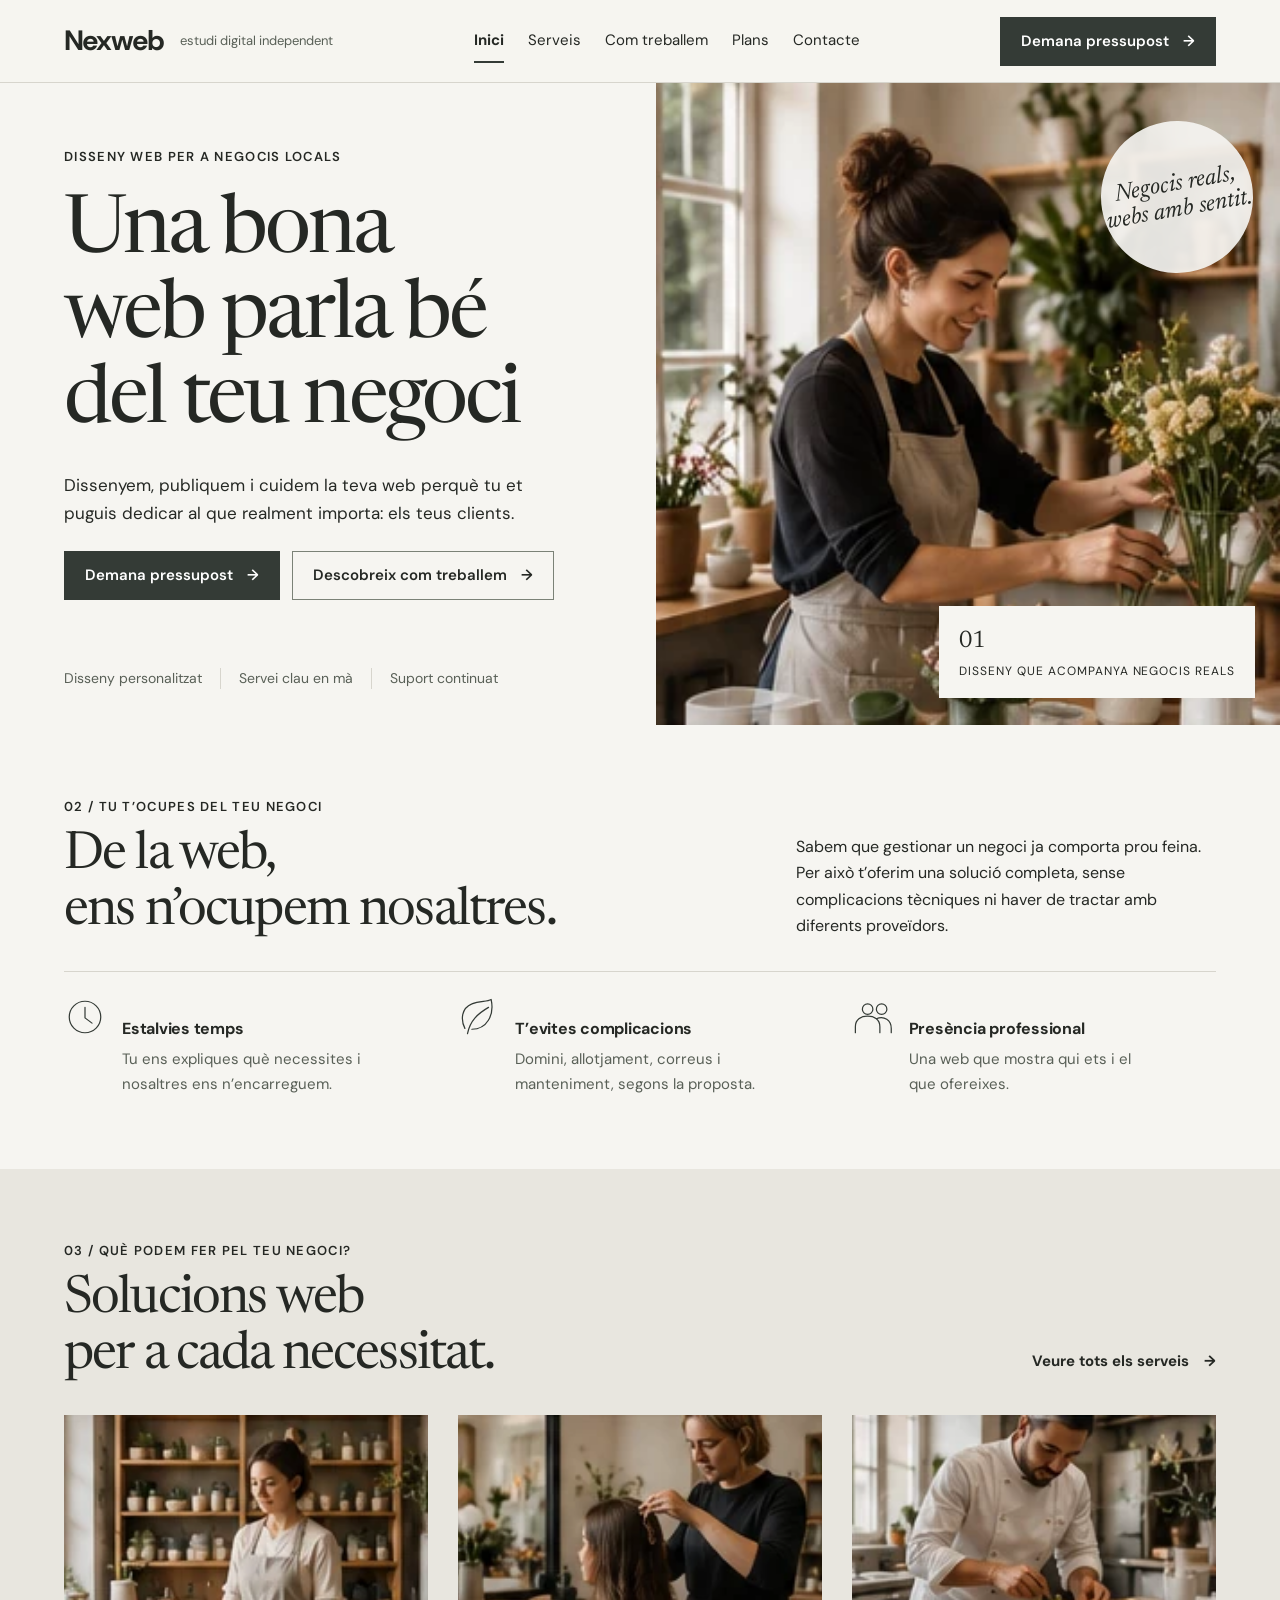
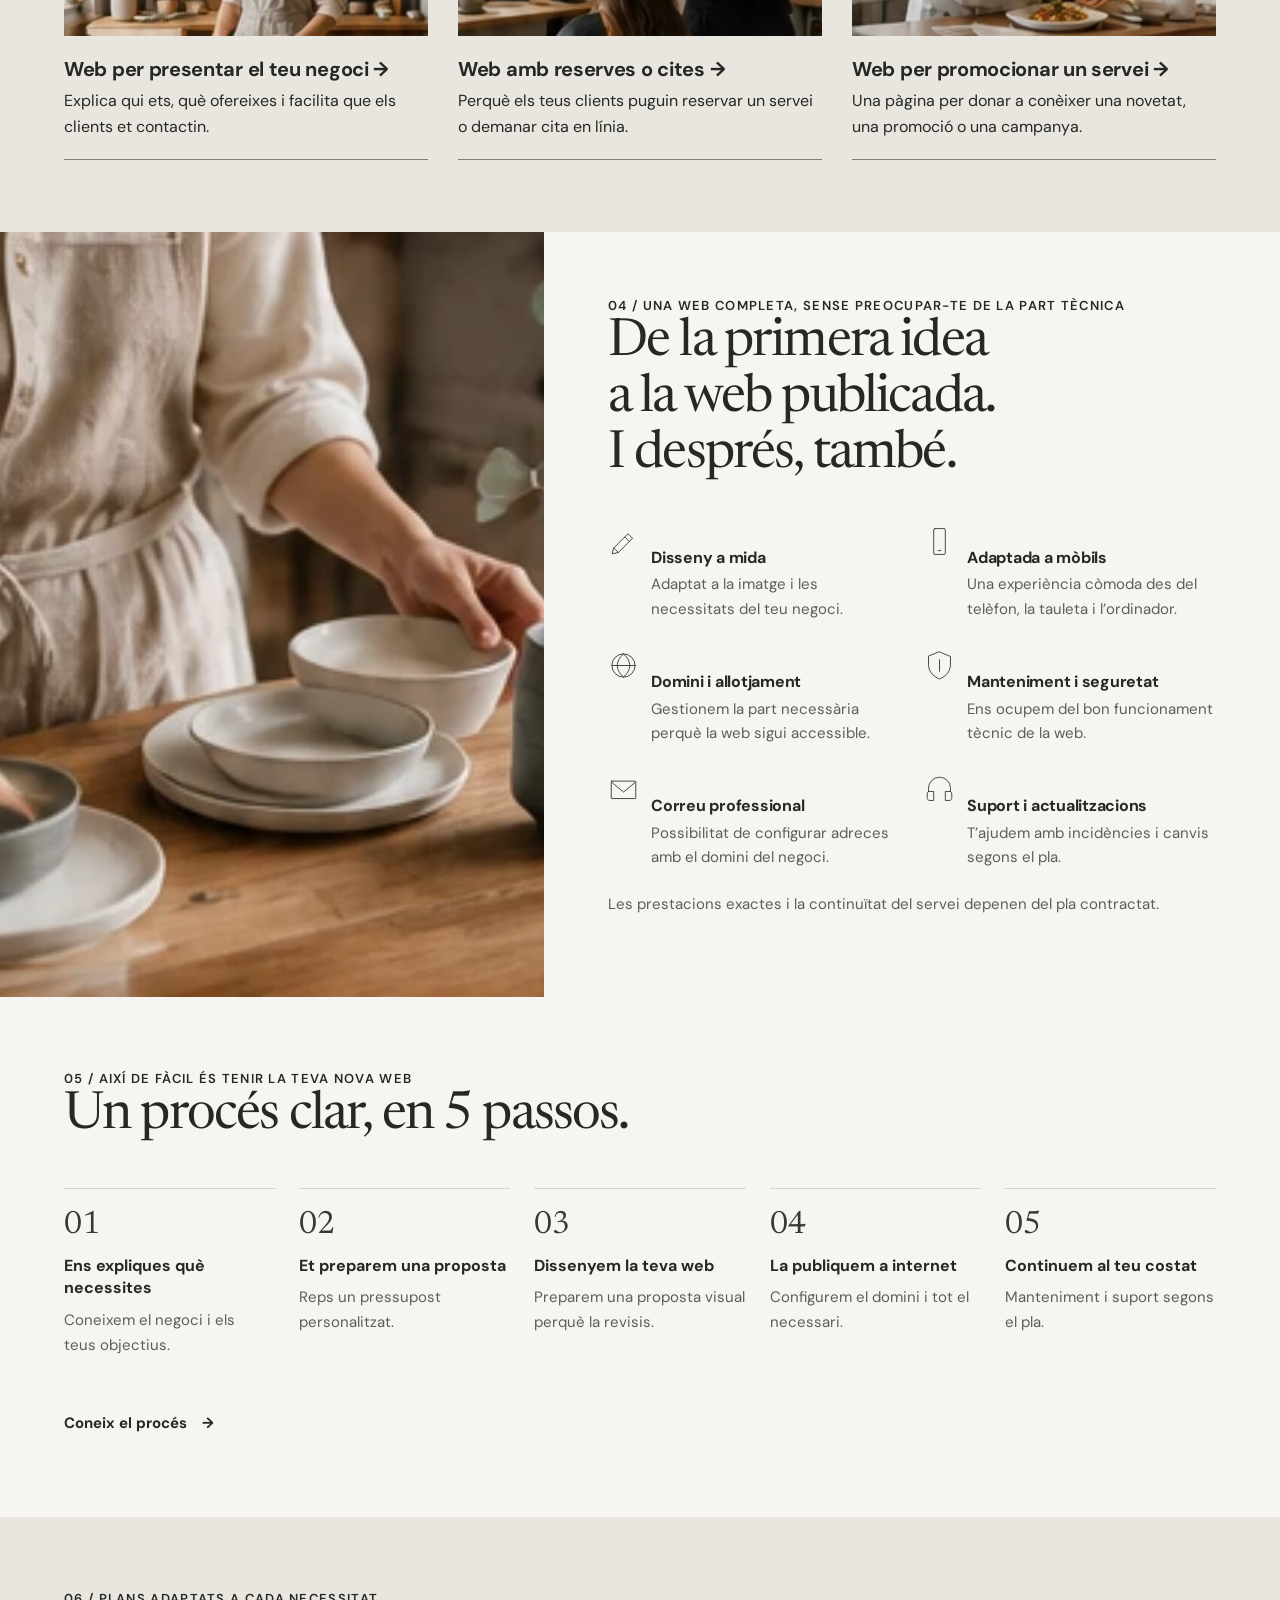
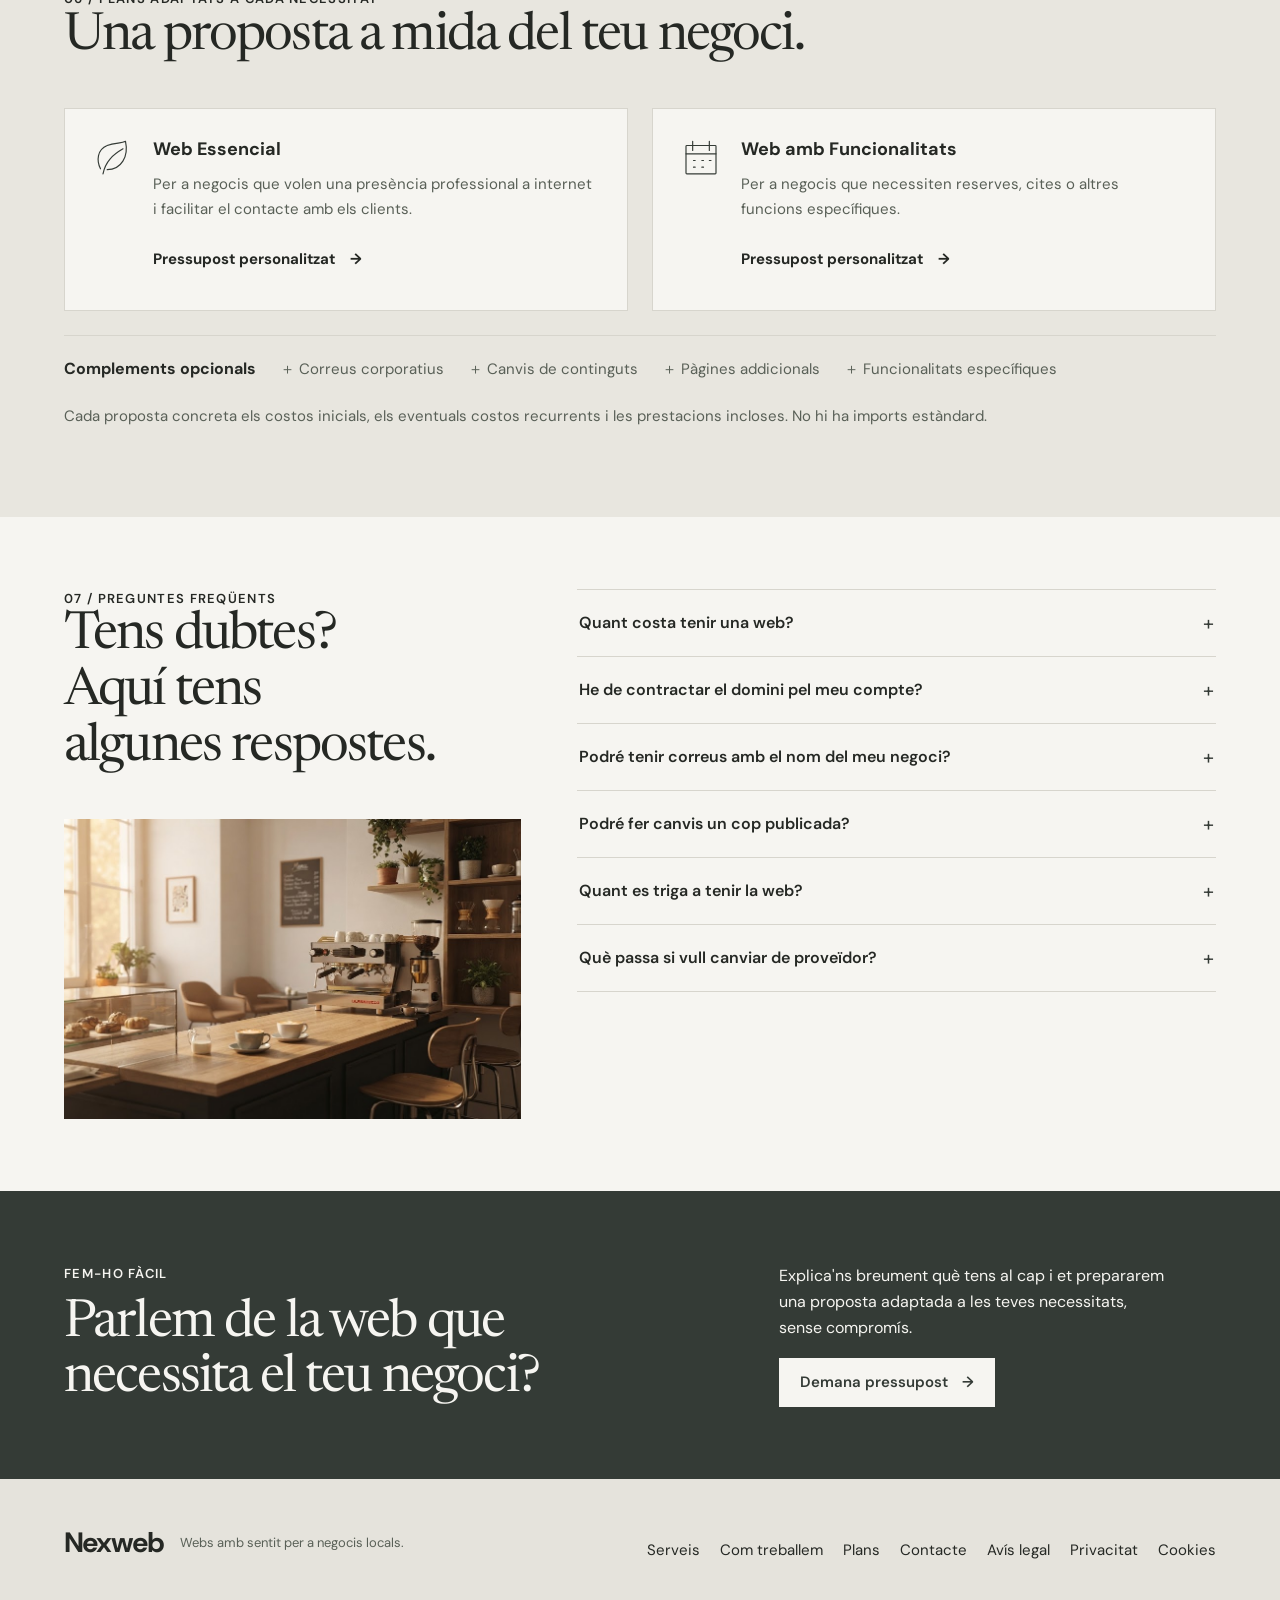
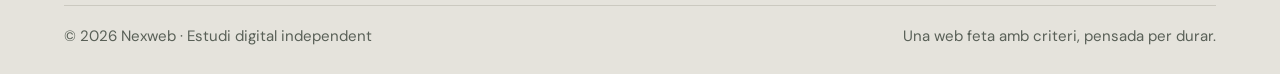
<file: index.html>
<!doctype html><html lang="ca"><head><meta charset="utf-8"><meta name="viewport" content="width=device-width,initial-scale=1"><meta name="theme-color" content="#F6F5F1"><title>Nexweb | Disseny web per a negocis locals</title><meta name="description" content="Una bona web parla bé del teu negoci. Disseny, publicació i manteniment web per a negocis locals."><meta property="og:type" content="website"><meta property="og:locale" content="ca_ES"><meta property="og:title" content="Nexweb | Disseny web per a negocis locals"><meta property="og:description" content="Una bona web parla bé del teu negoci. Disseny, publicació i manteniment web per a negocis locals."><meta property="og:image" content="assets/hero.webp"><link rel="preconnect" href="https://fonts.googleapis.com"><link rel="preconnect" href="https://fonts.gstatic.com" crossorigin><link rel="stylesheet" href="assets/style.css"><script defer src="assets/config.js"></script><script defer src="assets/app.js"></script></head><body data-page="index"><div id="app"></div></body></html>
</file>
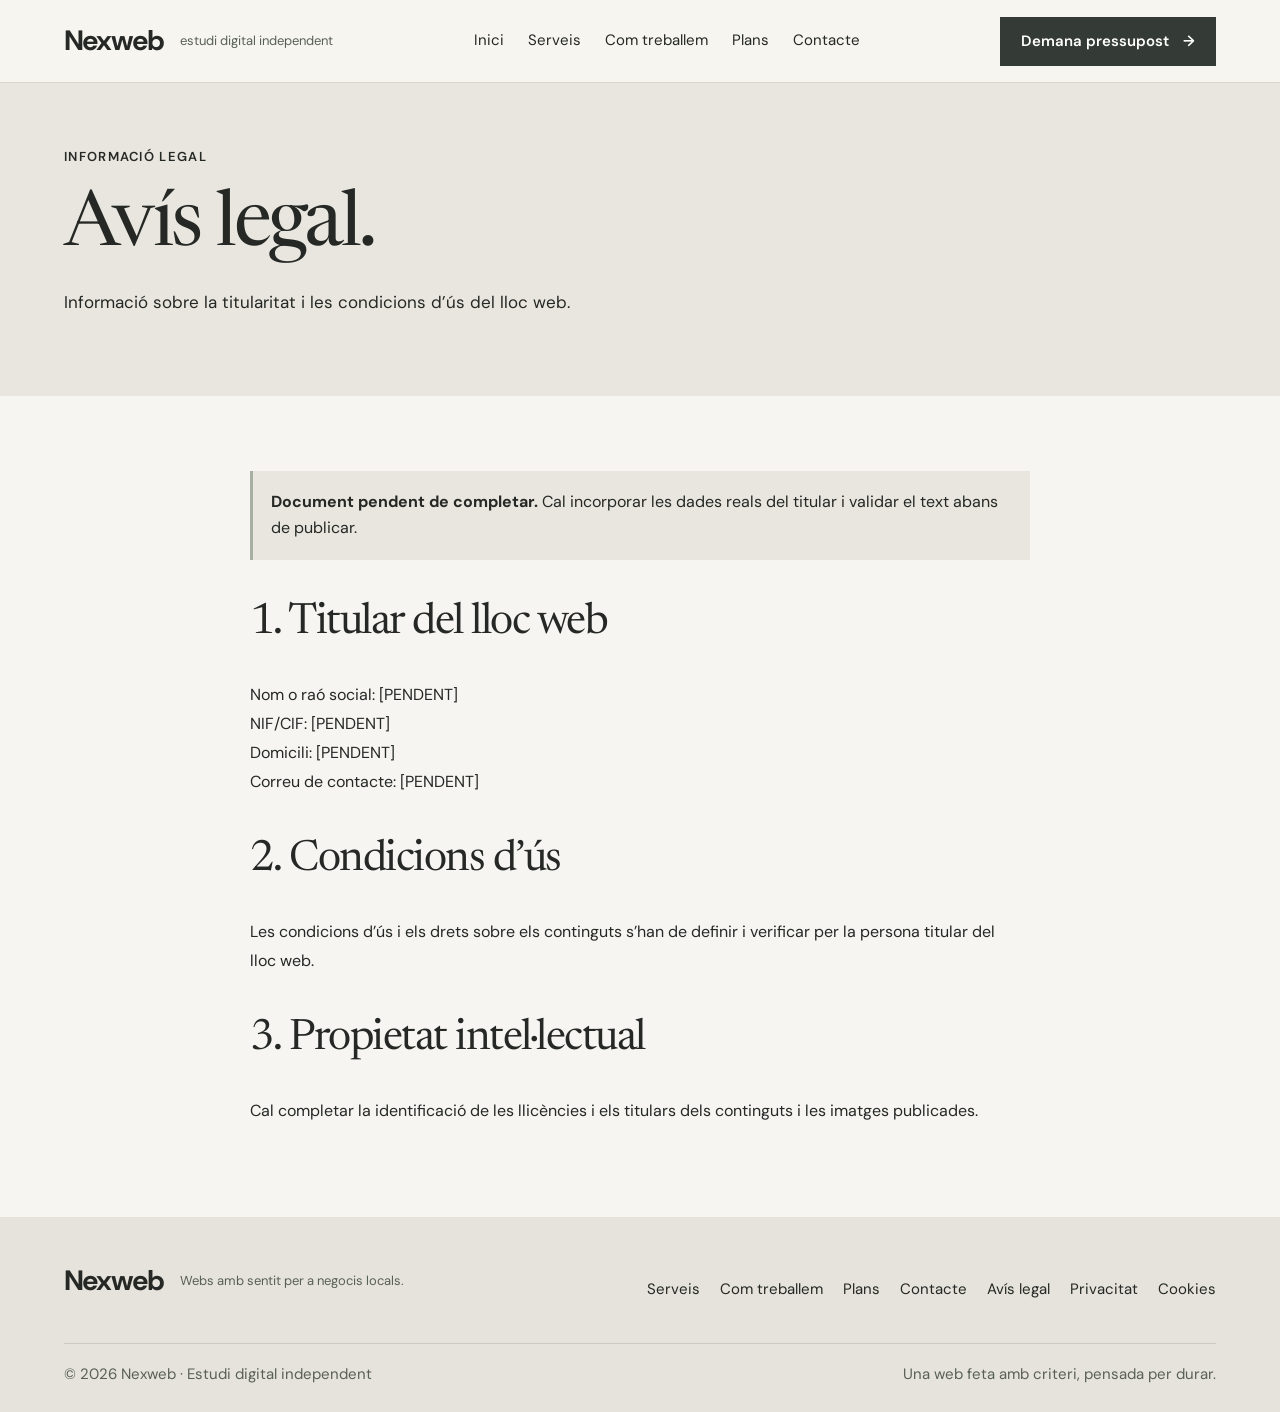
<file: avis-legal.html>
<!doctype html><html lang="ca"><head><meta charset="utf-8"><meta name="viewport" content="width=device-width,initial-scale=1"><meta name="theme-color" content="#F6F5F1"><title>Avís legal | Nexweb</title><meta name="description" content="Informació legal del lloc web Nexweb."><meta property="og:type" content="website"><meta property="og:locale" content="ca_ES"><meta property="og:title" content="Avís legal | Nexweb"><meta property="og:description" content="Informació legal del lloc web Nexweb."><meta property="og:image" content="assets/hero.webp"><link rel="preconnect" href="https://fonts.googleapis.com"><link rel="preconnect" href="https://fonts.gstatic.com" crossorigin><link rel="stylesheet" href="assets/style.css"><script defer src="assets/config.js"></script><script defer src="assets/app.js"></script></head><body data-page="avis-legal"><div id="app"></div></body></html>
</file>
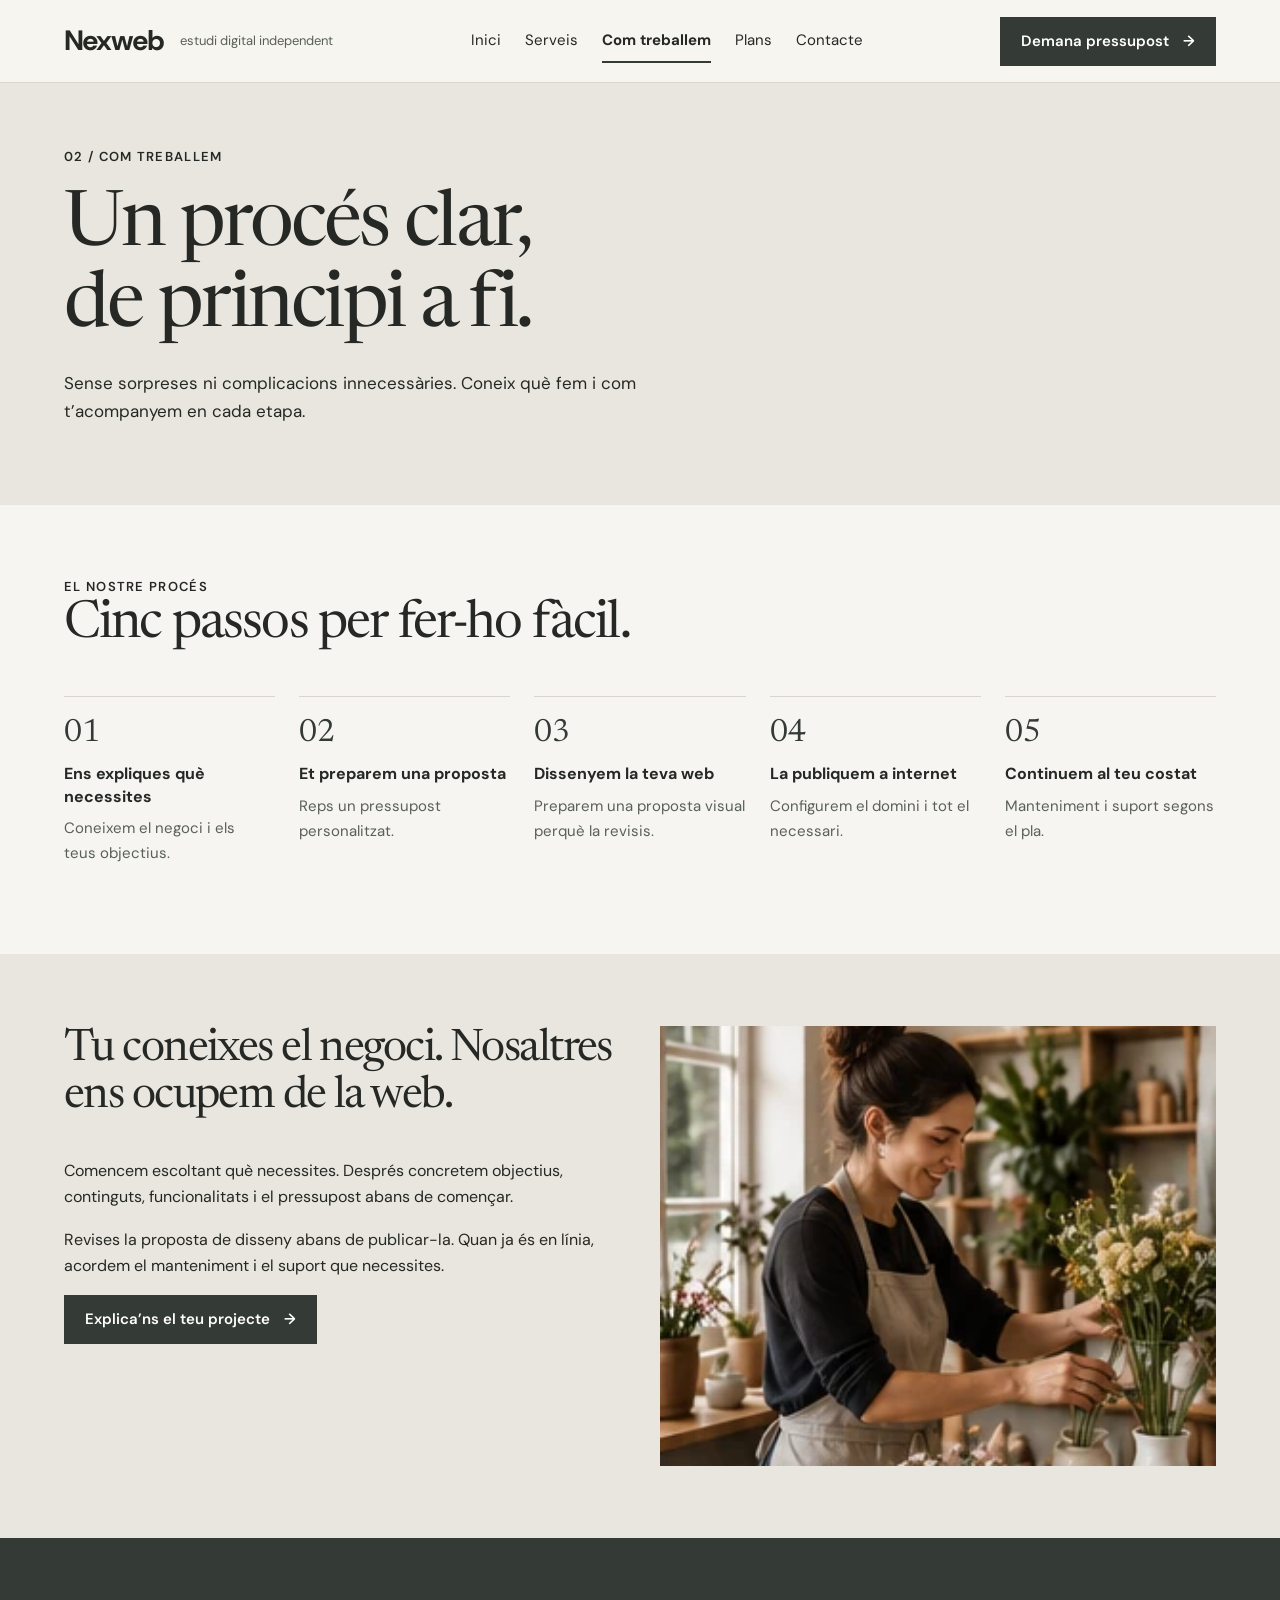
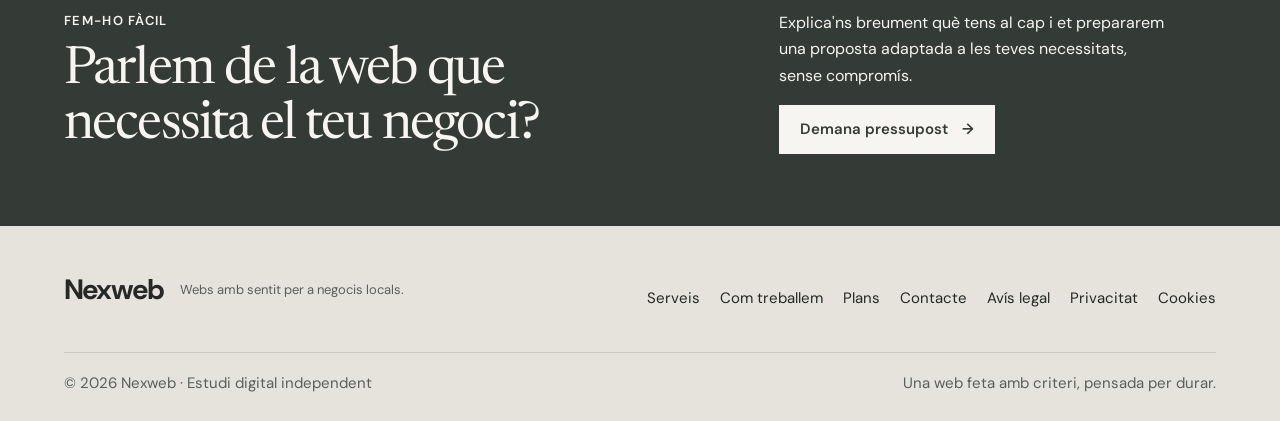
<file: com-treballem.html>
<!doctype html><html lang="ca"><head><meta charset="utf-8"><meta name="viewport" content="width=device-width,initial-scale=1"><meta name="theme-color" content="#F6F5F1"><title>Com treballem | Nexweb</title><meta name="description" content="El procés en cinc passos per dissenyar, publicar i mantenir la teva web."><meta property="og:type" content="website"><meta property="og:locale" content="ca_ES"><meta property="og:title" content="Com treballem | Nexweb"><meta property="og:description" content="El procés en cinc passos per dissenyar, publicar i mantenir la teva web."><meta property="og:image" content="assets/hero.webp"><link rel="preconnect" href="https://fonts.googleapis.com"><link rel="preconnect" href="https://fonts.gstatic.com" crossorigin><link rel="stylesheet" href="assets/style.css"><script defer src="assets/config.js"></script><script defer src="assets/app.js"></script></head><body data-page="com-treballem"><div id="app"></div></body></html>
</file>
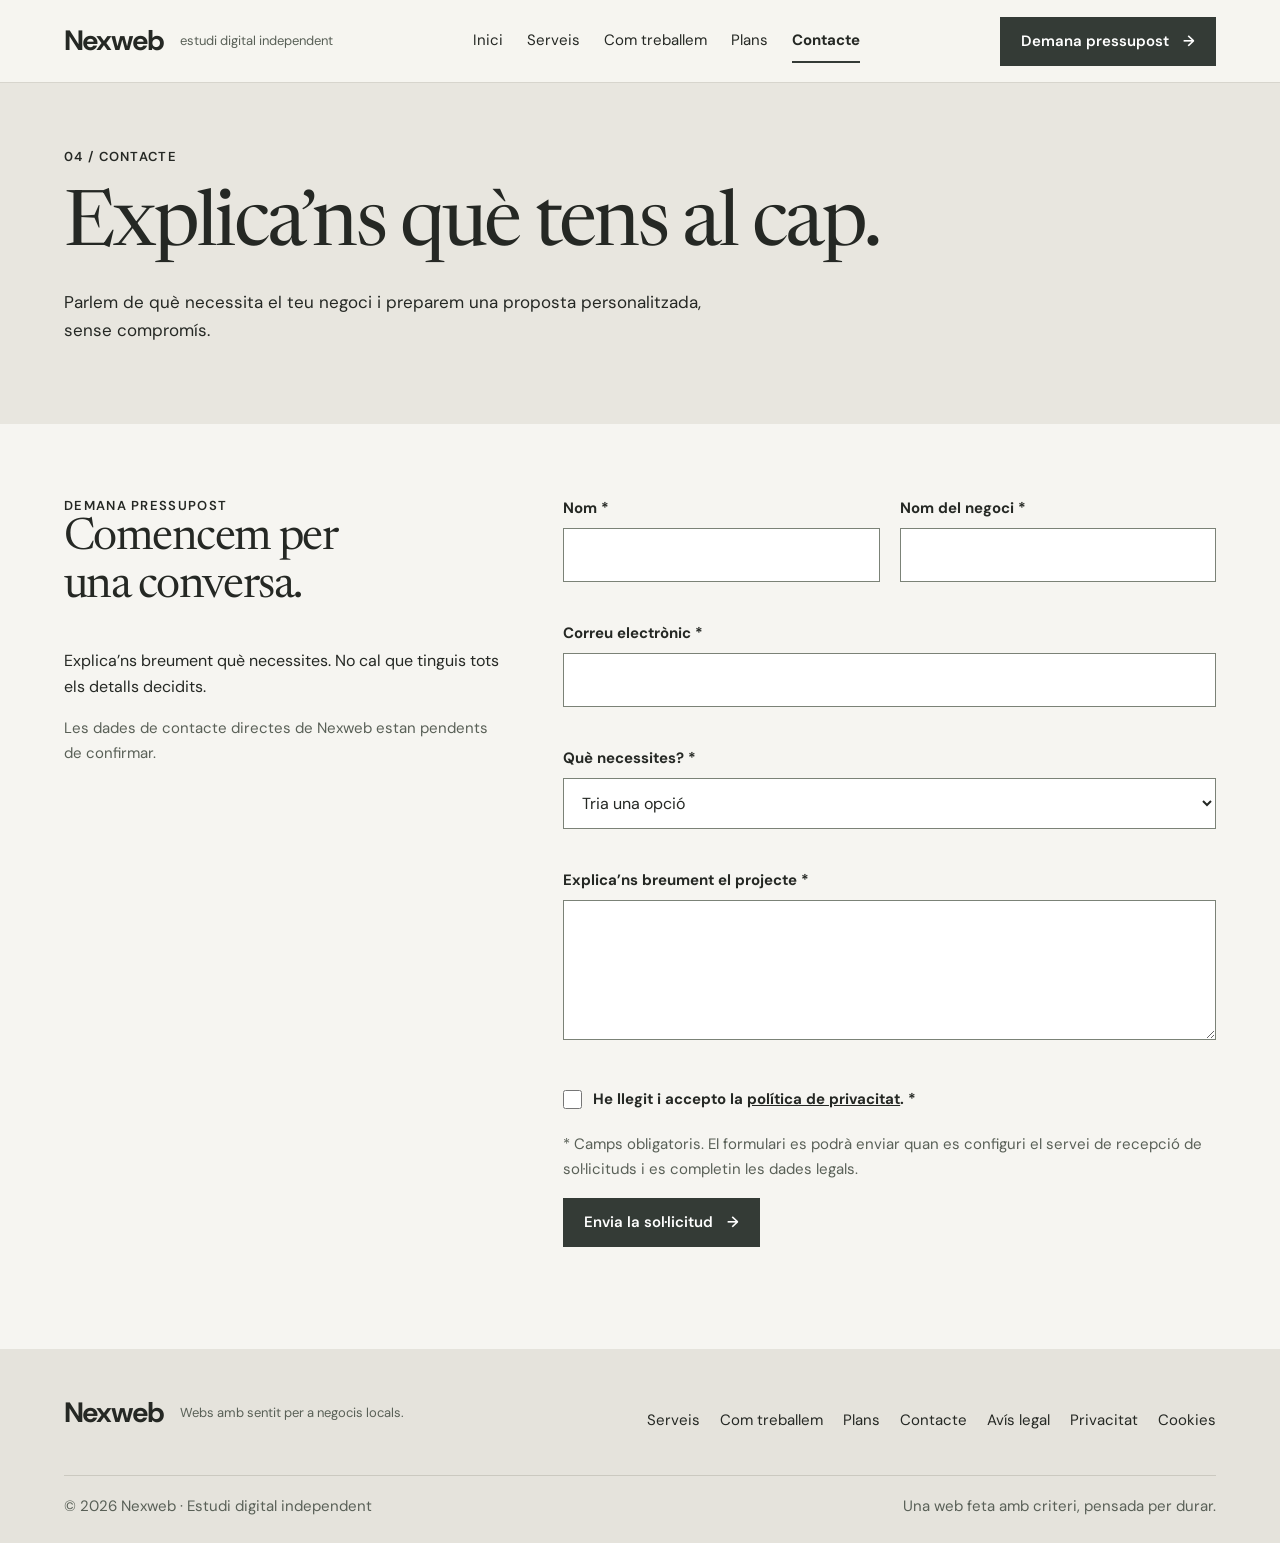
<file: contacte.html>
<!doctype html><html lang="ca"><head><meta charset="utf-8"><meta name="viewport" content="width=device-width,initial-scale=1"><meta name="theme-color" content="#F6F5F1"><title>Demana pressupost | Nexweb</title><meta name="description" content="Explica’ns el teu projecte i demana un pressupost web personalitzat."><meta property="og:type" content="website"><meta property="og:locale" content="ca_ES"><meta property="og:title" content="Demana pressupost | Nexweb"><meta property="og:description" content="Explica’ns el teu projecte i demana un pressupost web personalitzat."><meta property="og:image" content="assets/hero.webp"><link rel="preconnect" href="https://fonts.googleapis.com"><link rel="preconnect" href="https://fonts.gstatic.com" crossorigin><link rel="stylesheet" href="assets/style.css"><script defer src="assets/config.js"></script><script defer src="assets/app.js"></script></head><body data-page="contacte"><div id="app"></div></body></html>
</file>
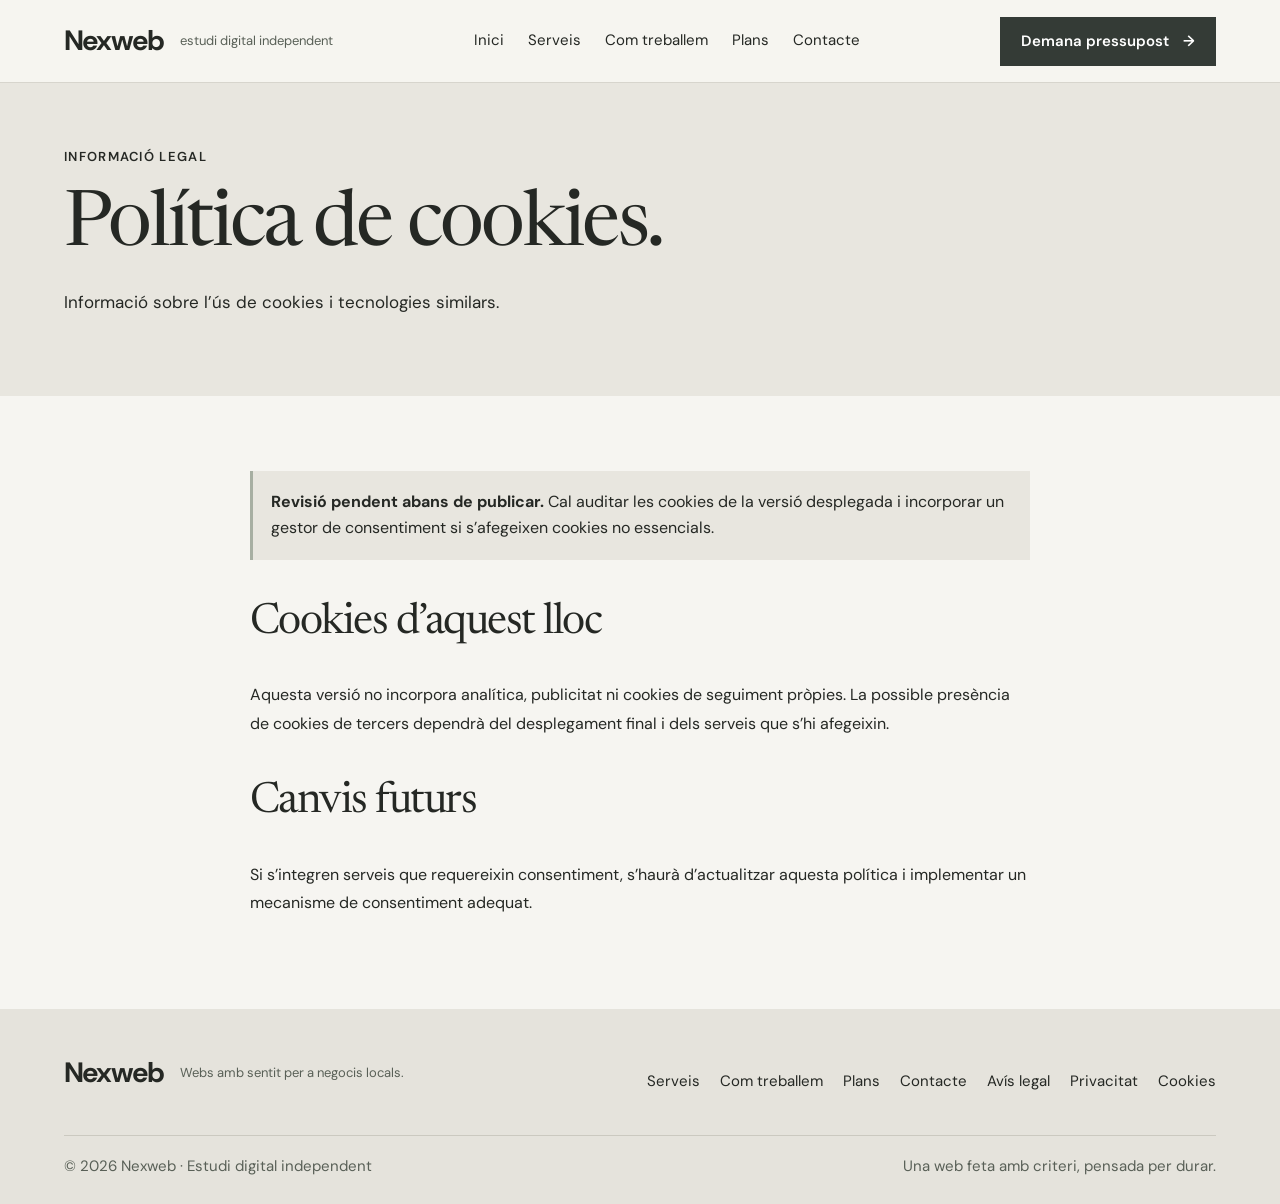
<file: cookies.html>
<!doctype html><html lang="ca"><head><meta charset="utf-8"><meta name="viewport" content="width=device-width,initial-scale=1"><meta name="theme-color" content="#F6F5F1"><title>Política de cookies | Nexweb</title><meta name="description" content="Informació sobre l’ús de cookies."><meta property="og:type" content="website"><meta property="og:locale" content="ca_ES"><meta property="og:title" content="Política de cookies | Nexweb"><meta property="og:description" content="Informació sobre l’ús de cookies."><meta property="og:image" content="assets/hero.webp"><link rel="preconnect" href="https://fonts.googleapis.com"><link rel="preconnect" href="https://fonts.gstatic.com" crossorigin><link rel="stylesheet" href="assets/style.css"><script defer src="assets/config.js"></script><script defer src="assets/app.js"></script></head><body data-page="cookies"><div id="app"></div></body></html>
</file>
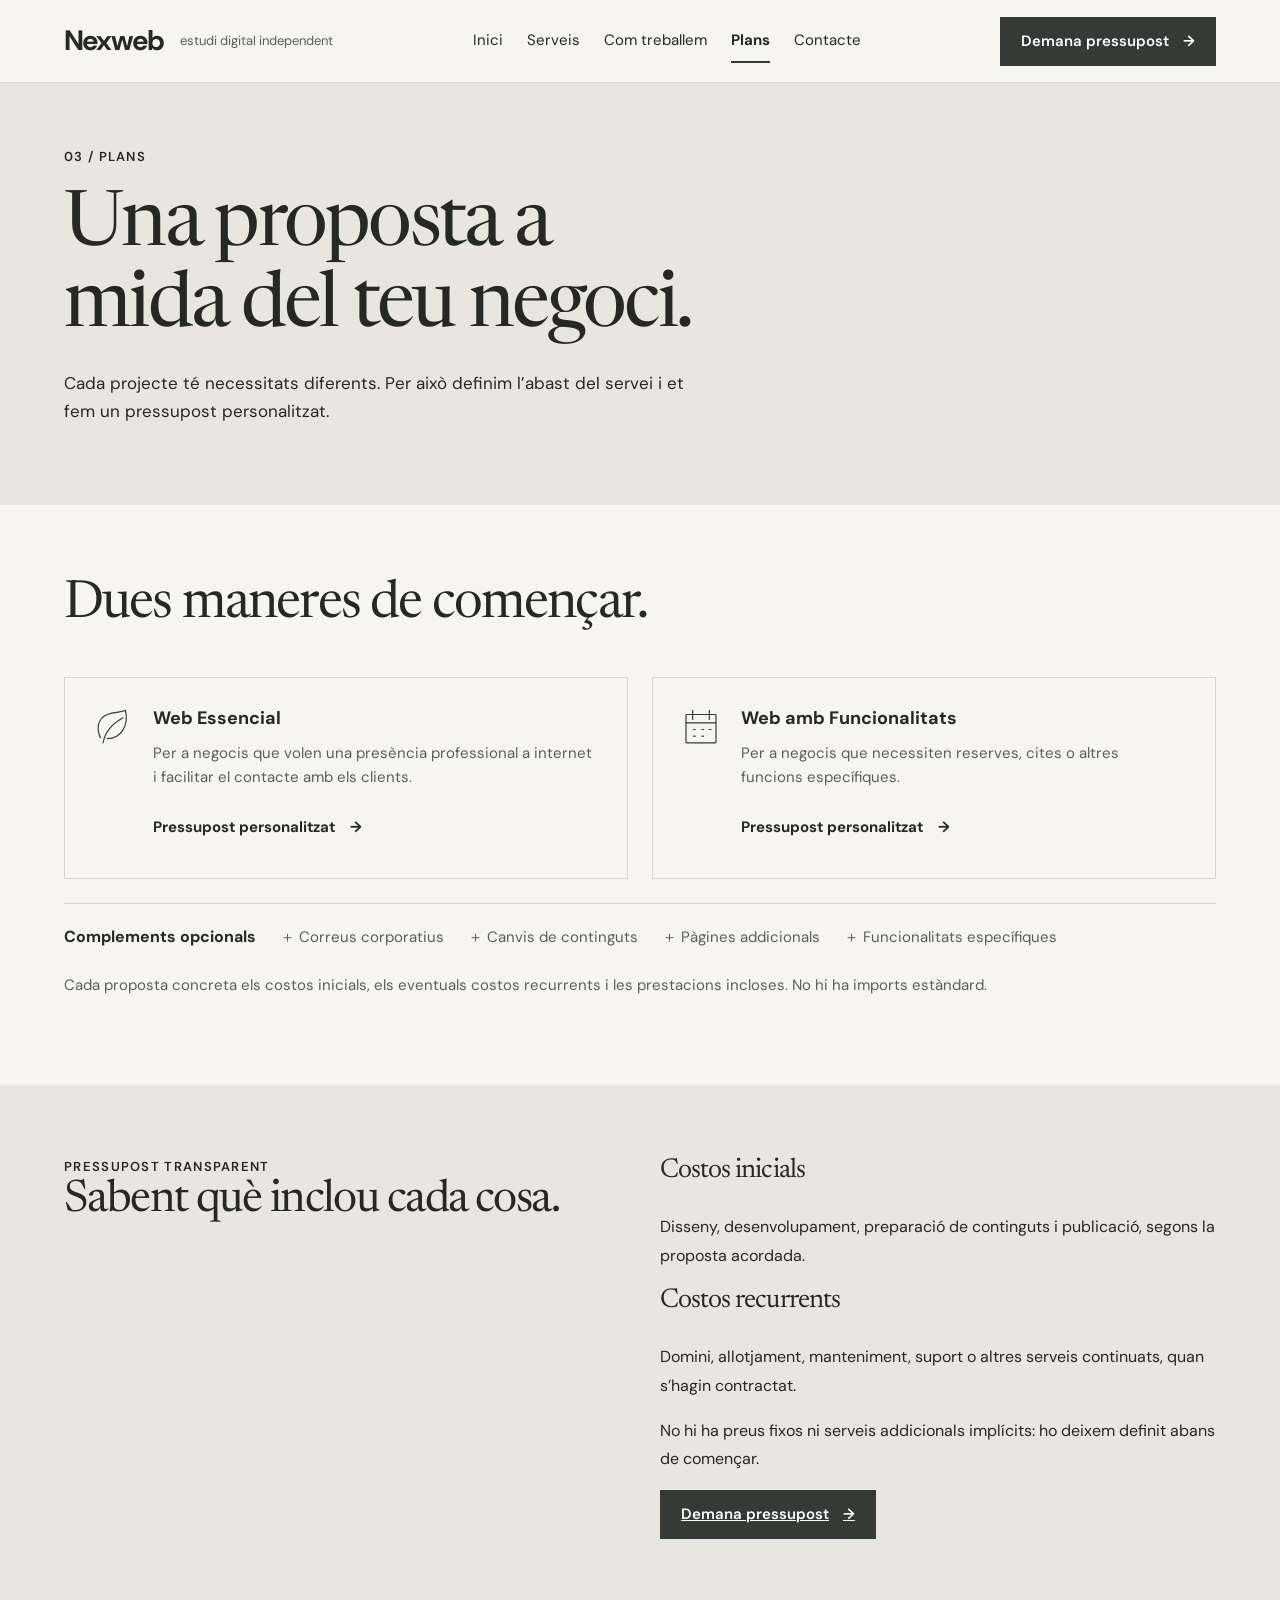
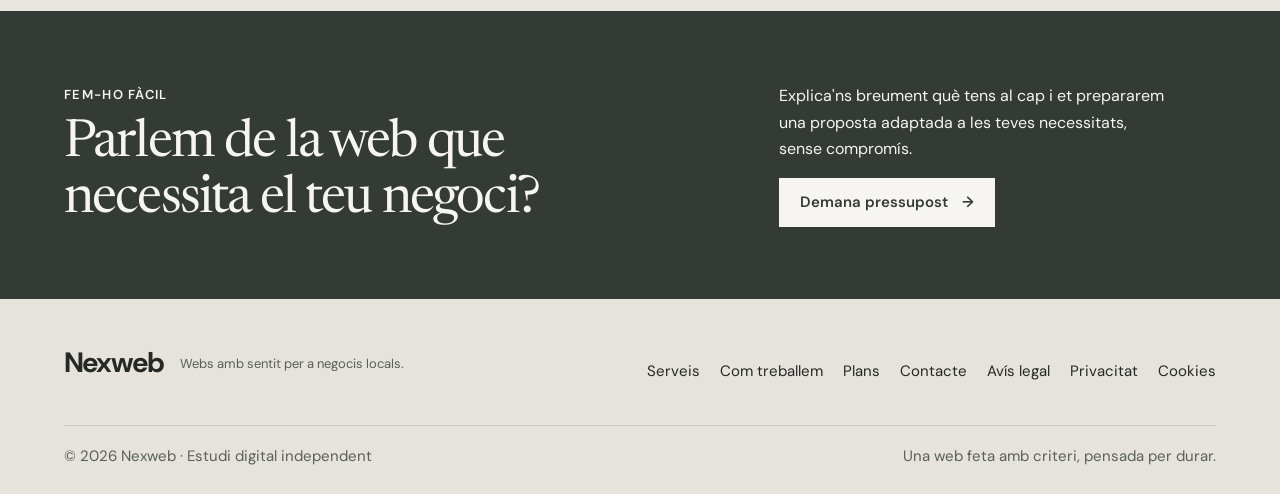
<file: plans.html>
<!doctype html><html lang="ca"><head><meta charset="utf-8"><meta name="viewport" content="width=device-width,initial-scale=1"><meta name="theme-color" content="#F6F5F1"><title>Plans i pressupostos personalitzats | Nexweb</title><meta name="description" content="Web Essencial i Web amb Funcionalitats, amb pressupostos a mida."><meta property="og:type" content="website"><meta property="og:locale" content="ca_ES"><meta property="og:title" content="Plans i pressupostos personalitzats | Nexweb"><meta property="og:description" content="Web Essencial i Web amb Funcionalitats, amb pressupostos a mida."><meta property="og:image" content="assets/hero.webp"><link rel="preconnect" href="https://fonts.googleapis.com"><link rel="preconnect" href="https://fonts.gstatic.com" crossorigin><link rel="stylesheet" href="assets/style.css"><script defer src="assets/config.js"></script><script defer src="assets/app.js"></script></head><body data-page="plans"><div id="app"></div></body></html>
</file>
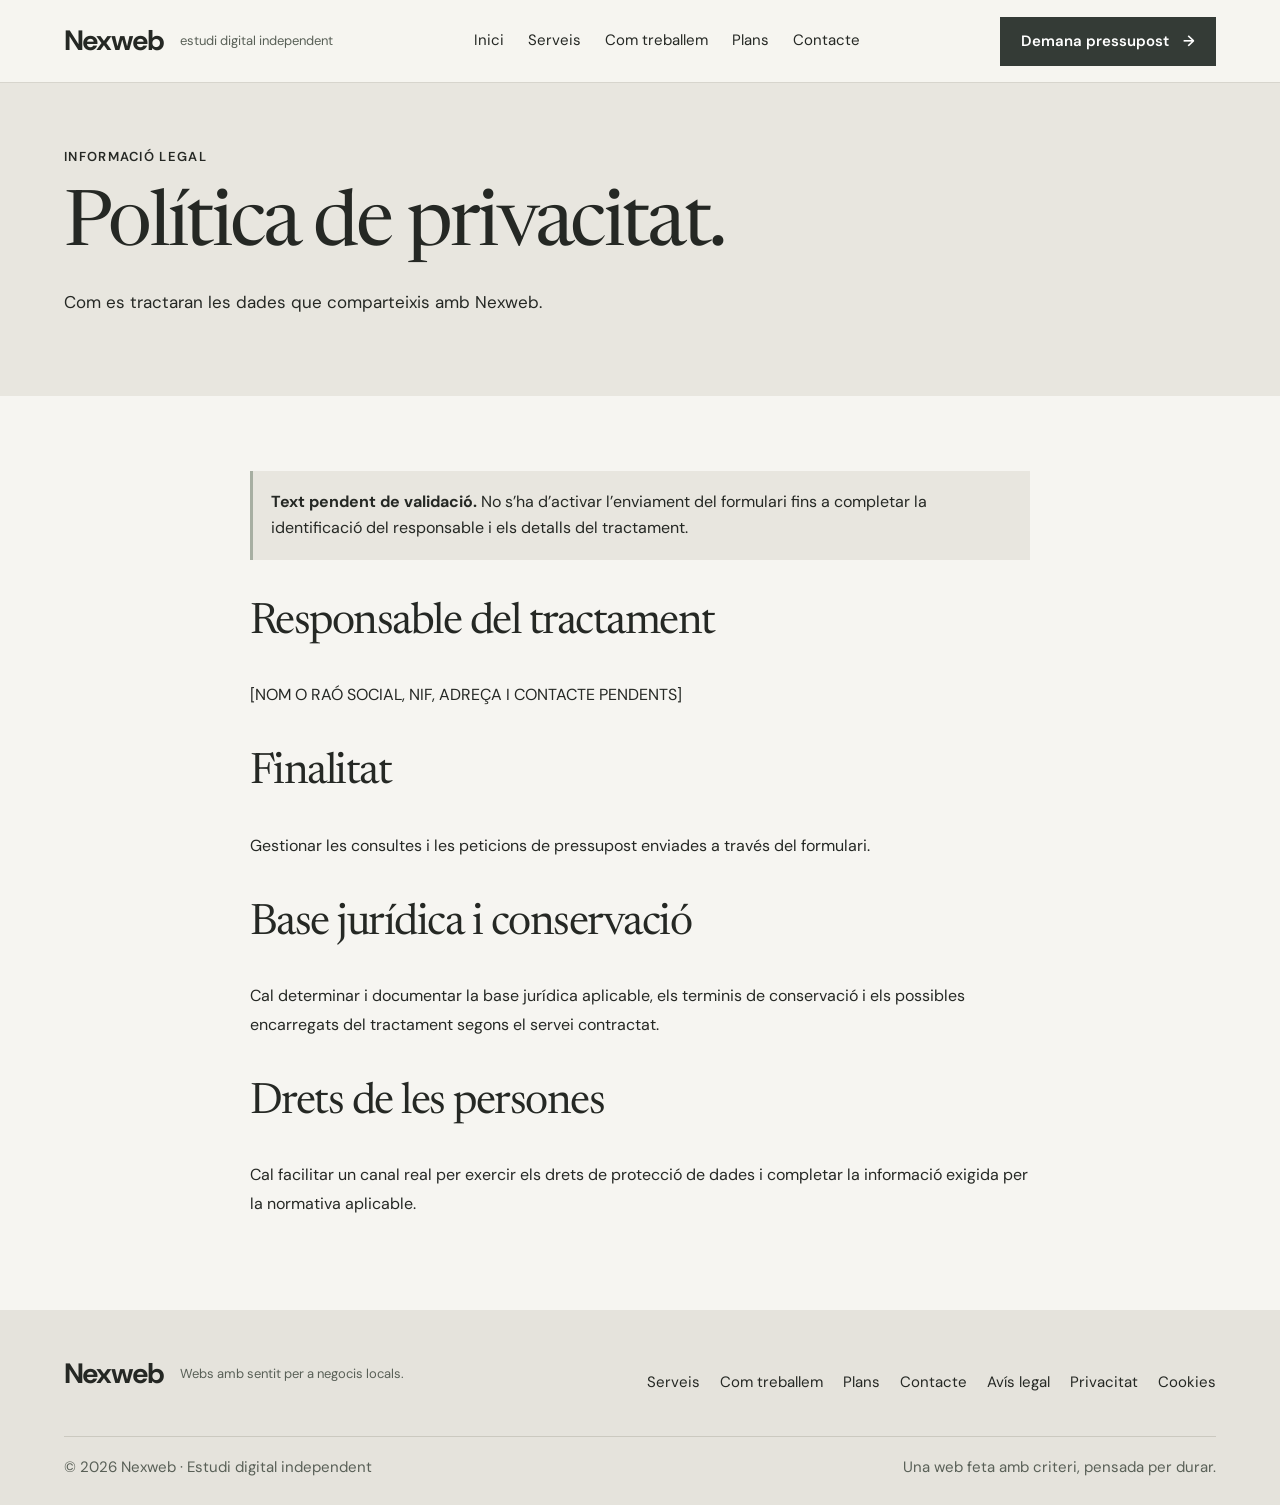
<file: privacitat.html>
<!doctype html><html lang="ca"><head><meta charset="utf-8"><meta name="viewport" content="width=device-width,initial-scale=1"><meta name="theme-color" content="#F6F5F1"><title>Política de privacitat | Nexweb</title><meta name="description" content="Informació sobre el tractament de dades personals."><meta property="og:type" content="website"><meta property="og:locale" content="ca_ES"><meta property="og:title" content="Política de privacitat | Nexweb"><meta property="og:description" content="Informació sobre el tractament de dades personals."><meta property="og:image" content="assets/hero.webp"><link rel="preconnect" href="https://fonts.googleapis.com"><link rel="preconnect" href="https://fonts.gstatic.com" crossorigin><link rel="stylesheet" href="assets/style.css"><script defer src="assets/config.js"></script><script defer src="assets/app.js"></script></head><body data-page="privacitat"><div id="app"></div></body></html>
</file>
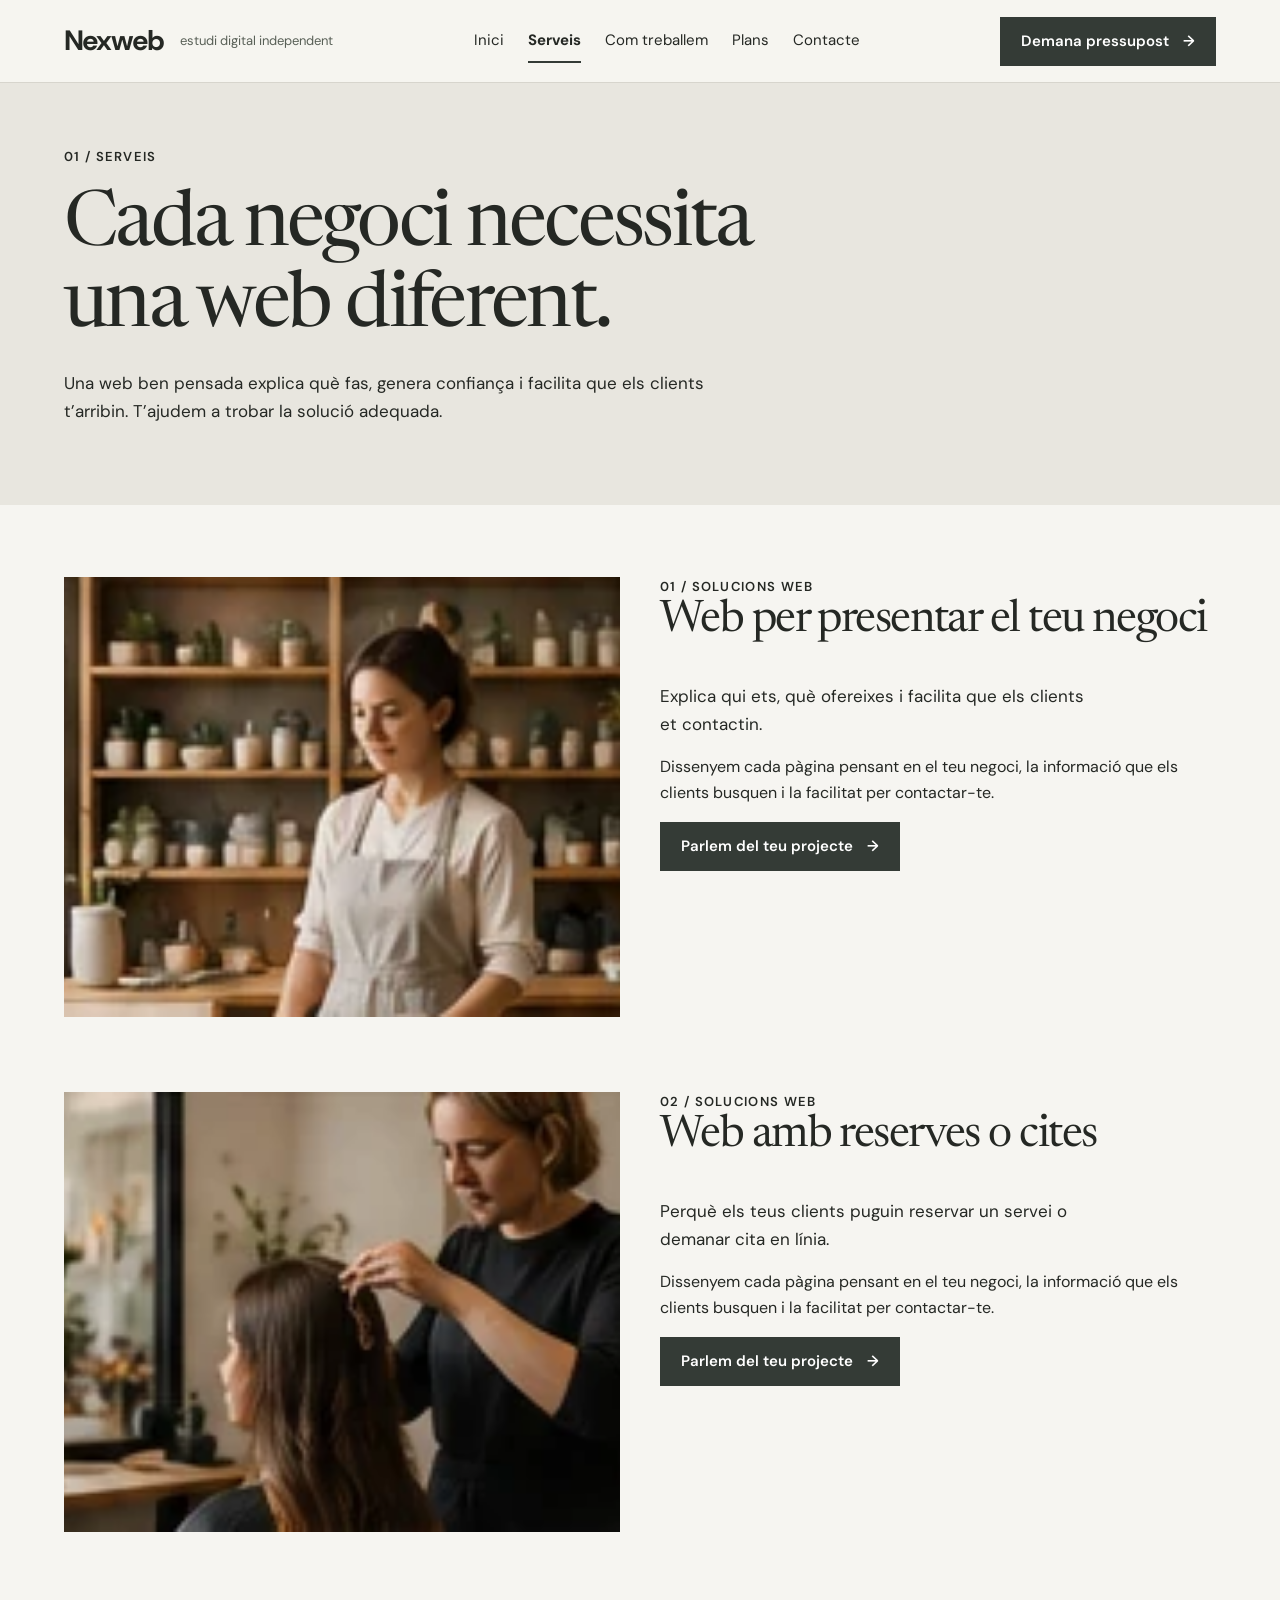
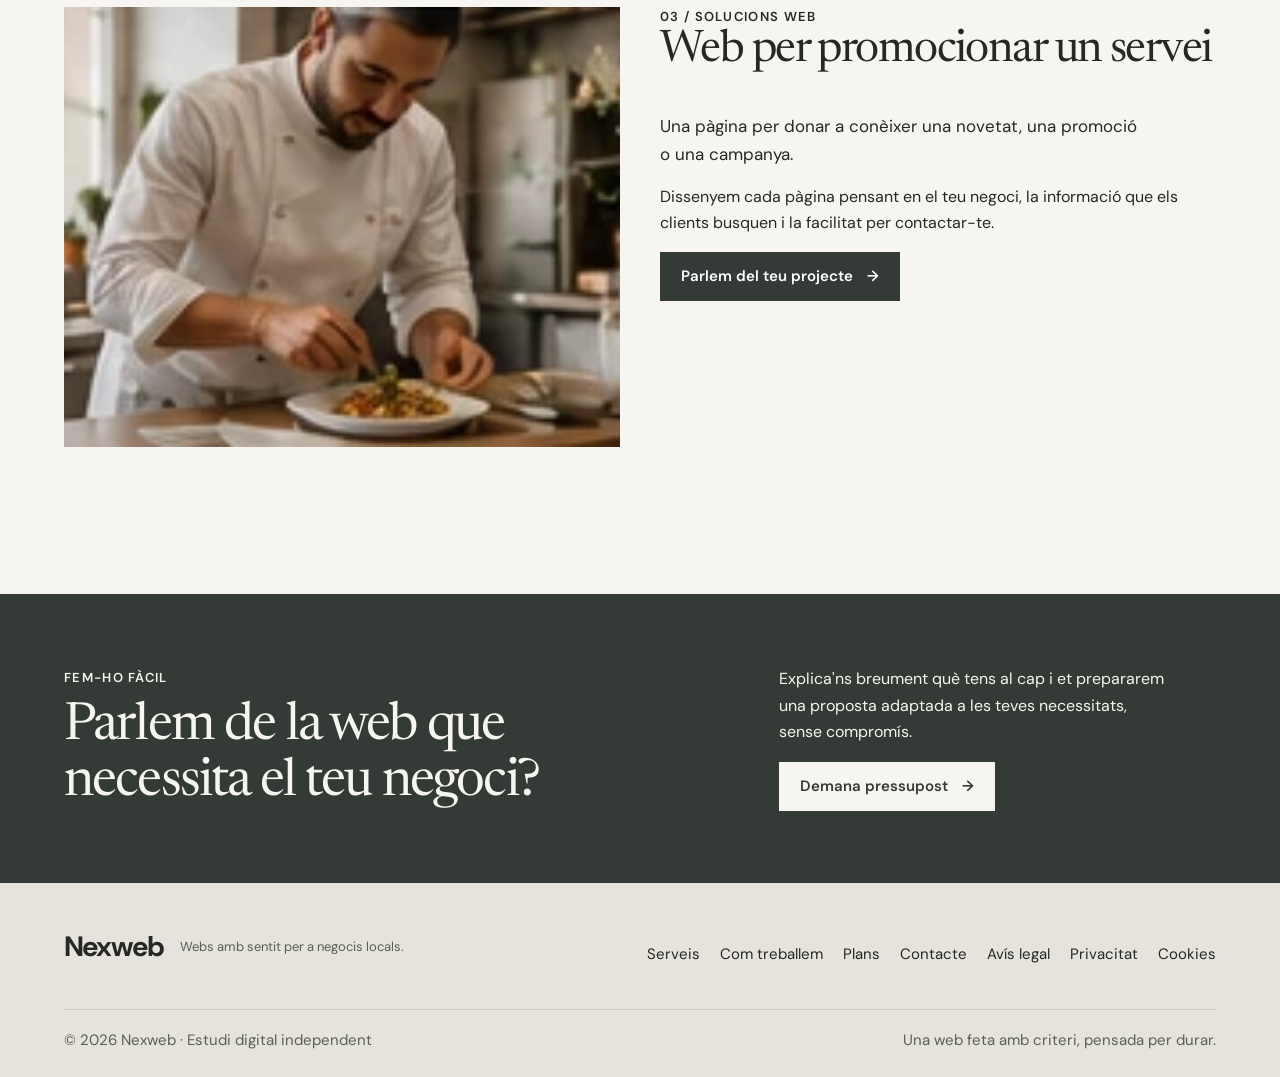
<file: serveis.html>
<!doctype html><html lang="ca"><head><meta charset="utf-8"><meta name="viewport" content="width=device-width,initial-scale=1"><meta name="theme-color" content="#F6F5F1"><title>Serveis de disseny web | Nexweb</title><meta name="description" content="Webs per presentar negocis, gestionar reserves i promocionar serveis."><meta property="og:type" content="website"><meta property="og:locale" content="ca_ES"><meta property="og:title" content="Serveis de disseny web | Nexweb"><meta property="og:description" content="Webs per presentar negocis, gestionar reserves i promocionar serveis."><meta property="og:image" content="assets/hero.webp"><link rel="preconnect" href="https://fonts.googleapis.com"><link rel="preconnect" href="https://fonts.gstatic.com" crossorigin><link rel="stylesheet" href="assets/style.css"><script defer src="assets/config.js"></script><script defer src="assets/app.js"></script></head><body data-page="serveis"><div id="app"></div></body></html>
</file>
<file: assets/style.css>
@import url('https://fonts.googleapis.com/css2?family=DM+Sans:wght@400;500;600;700&family=Newsreader:ital,opsz,wght@0,6..72,400;0,6..72,500;0,6..72,600;1,6..72,400&display=swap');
:root{--paper:#F6F5F1;--ink:#252824;--dark:#343B36;--linen:#E8E6DF;--sage:#A7AFA2;--line:#d7d5cd;--serif:'Newsreader',Georgia,serif;--sans:'DM Sans',Arial,sans-serif;--wrap:1320px}*{box-sizing:border-box}html{scroll-behavior:smooth}body{margin:0;background:var(--paper);color:var(--ink);font-family:var(--sans);font-size:15px;line-height:1.55}body.menu-open{overflow:hidden}a{color:inherit;text-decoration:none}button,input,select,textarea{font:inherit}button{cursor:pointer}img{display:block;width:100%;height:100%;object-fit:cover}h1,h2,h3,p{margin-top:0}h1,h2,h3{font-family:var(--serif);font-weight:400;line-height:.98;letter-spacing:-.036em}h1{font-size:clamp(4rem,7.4vw,8.3rem)}h2{font-size:clamp(3rem,5.1vw,5.3rem)}h3{font-size:clamp(1.7rem,2.6vw,2.6rem)}p{margin-bottom:1rem}.eyebrow{font-size:.68rem;letter-spacing:.15em;text-transform:uppercase;font-weight:600}.container{width:min(calc(100% - 10vw),var(--wrap));margin-inline:auto}.site-header{height:83px;border-bottom:1px solid var(--line);background:rgba(246,245,241,.96);position:relative;z-index:10}.header-inner{height:100%;display:flex;align-items:center;justify-content:space-between;gap:2rem}.brand{display:flex;align-items:center;gap:17px;white-space:nowrap}.brand strong{font-size:1.75rem;letter-spacing:-.065em;line-height:1}.brand small{font-size:.69rem;color:#777972}.nav{display:flex;align-items:center;gap:32px;font-size:.82rem}.nav a{transition:opacity .2s}.nav a:hover,.nav a[aria-current=page]{opacity:.55}.btn{display:inline-flex;align-items:center;justify-content:center;gap:22px;background:var(--dark);color:white;border:1px solid var(--dark);padding:14px 20px;font-weight:600;font-size:.79rem;min-height:48px;transition:background .2s,transform .2s}.btn:hover{background:#1d2520;transform:translateY(-1px)}.btn.ghost{background:transparent;color:var(--ink);border-color:var(--line)}.btn.ghost:hover{background:var(--linen)}.text-link{display:inline-flex;align-items:center;gap:15px;font-size:.82rem;font-weight:700;border-bottom:1px solid transparent}.text-link:hover{border-color:currentColor}.mobile-toggle{display:none;background:none;border:0;color:var(--ink);font-size:1.7rem;padding:10px}.hero{display:grid;grid-template-columns:1.05fr 1fr;min-height:655px}.hero-copy{padding:82px 7% 38px max(5vw,calc((100vw - var(--wrap))/2));display:flex;flex-direction:column;align-items:flex-start}.hero-copy .eyebrow{margin-bottom:27px}.hero-copy h1{max-width:720px;margin-bottom:20px}.lead{font-size:clamp(1rem,1.3vw,1.18rem);max-width:480px;line-height:1.5}.hero-actions{display:flex;gap:12px;flex-wrap:wrap;margin-top:14px}.hero-bits{margin-top:auto;display:flex;gap:20px;flex-wrap:wrap;font-size:.73rem;color:#62655f;padding-top:54px}.hero-bits span+span{border-left:1px solid var(--line);padding-left:20px}.hero-media{position:relative;background:#dcd9ce;min-height:560px;overflow:hidden}.hero-media img{object-position:center 42%}.hero-stamp{position:absolute;top:38px;right:27px;width:152px;height:152px;background:rgba(246,245,241,.92);border-radius:50%;display:flex;align-items:center;justify-content:center;text-align:center;font-family:var(--serif);font-style:italic;transform:rotate(-10deg);font-size:1.5rem;line-height:1.1}.hero-number{position:absolute;bottom:27px;right:25px;background:var(--paper);padding:16px 20px;min-width:130px}.hero-number strong{font-family:var(--serif);font-size:1.5rem;font-weight:400;display:block}.hero-number span{font-size:.6rem;letter-spacing:.12em;text-transform:uppercase}.section{padding:90px 0}.section.soft{background:var(--linen)}.section-top{display:flex;align-items:end;justify-content:space-between;gap:50px;margin-bottom:38px}.section-top h2{margin:12px 0 0;max-width:750px}.section-top p{max-width:420px}.benefits{border-top:1px solid var(--line);display:grid;grid-template-columns:repeat(3,1fr);gap:32px;padding-top:24px}.benefit{display:flex;gap:20px}.lineicon{flex:none;width:42px;height:42px;stroke:var(--dark);stroke-width:1.4;fill:none;stroke-linecap:round;stroke-linejoin:round}.benefit h4,.service-card h3,.feature h4{font:700 1rem/1.35 var(--sans);letter-spacing:-.015em;margin-bottom:8px}.benefit p,.feature p{font-size:.85rem;color:#62655f}.service-grid{display:grid;grid-template-columns:repeat(3,minmax(0,1fr));gap:30px}.service-card{display:block}.service-card .photo{aspect-ratio:1.65;overflow:hidden;background:#d4cec3}.service-card img{transition:transform .4s}.service-card:hover img{transform:scale(1.045)}.service-card h3{font-size:1.25rem;margin:17px 0 5px}.service-card p{font-size:.9rem;max-width:320px}.split{display:grid;grid-template-columns:40% 60%}.split-visual{min-height:560px}.split-content{padding:85px min(8vw,110px)}.split-content h2{max-width:690px}.feature-grid{display:grid;grid-template-columns:repeat(2,minmax(0,1fr));gap:30px;margin-top:38px}.feature{display:flex;gap:14px}.feature .lineicon{width:31px;height:31px}.feature h4{margin-bottom:3px}.feature p{font-size:.78rem;margin:0}.process{display:grid;grid-template-columns:repeat(5,1fr);gap:24px;margin-top:35px}.step{border-top:1px solid var(--line);padding-top:16px}.step-number{font:400 1.7rem var(--serif)}.step h4{font-size:.9rem;line-height:1.35;margin:14px 0 8px}.step p{font-size:.76rem;color:#656862}.plan-grid{display:grid;grid-template-columns:1fr 1fr .9fr;gap:23px}.plan{background:var(--paper);padding:31px;display:flex;gap:20px;min-height:202px}.plan .lineicon{width:40px}.plan h3{font:700 1.05rem var(--sans);letter-spacing:0;margin:0 0 10px}.plan p{font-size:.83rem;color:#5d615d}.extras{padding:9px 0 0 18px;border-left:1px solid #c6c8c0}.extras h4{margin:0 0 12px;font-size:.9rem}.extras p{font-size:.8rem;margin:9px 0}.note{font-size:.76rem;color:#686a63;margin-top:22px}.faq-grid{display:grid;grid-template-columns:1fr 1.55fr;gap:70px}.faq-image{height:420px;margin-top:25px}.faq-list{border-top:1px solid var(--line)}details{border-bottom:1px solid var(--line)}summary{list-style:none;cursor:pointer;display:flex;gap:18px;align-items:center;justify-content:space-between;padding:17px 2px;font-size:.87rem;font-weight:600}summary::-webkit-details-marker{display:none}summary::after{content:'+';font-size:1.25rem;font-weight:400}details[open] summary::after{content:'−'}details p{font-size:.85rem;color:#5a5d56;max-width:620px;padding:0 26px 16px 0}.final-cta{background:var(--dark);color:var(--paper);padding:100px 0}.final-cta .container{display:grid;grid-template-columns:1.5fr 1fr;align-items:end;gap:60px}.final-cta h2{margin:12px 0 0}.final-cta p{max-width:440px}.final-cta .btn{background:var(--paper);color:var(--dark);border-color:var(--paper)}.site-footer{padding:50px 0 25px;background:#e5e3dc}.footer-top{display:flex;justify-content:space-between;gap:30px}.footer-links{display:flex;flex-wrap:wrap;gap:19px;font-size:.78rem}.footer-bottom{margin-top:65px;border-top:1px solid #cbc9c0;padding-top:18px;font-size:.71rem;color:#62655f;display:flex;justify-content:space-between}.page-hero{padding:95px 0 85px;background:var(--linen)}.page-hero h1{max-width:930px;font-size:clamp(4rem,8vw,7rem);margin:20px 0}.page-hero .lead{max-width:640px}.content-section{padding:75px 0}.content-grid{display:grid;grid-template-columns:1fr 1fr;gap:50px;align-items:start}.content-grid .photo{height:440px}.prose{max-width:780px}.prose h2{font-size:2.7rem;margin-top:40px}.prose h3{font-size:1.7rem}.prose p,.prose li{line-height:1.8}.prose a{text-decoration:underline}.legal-pending{padding:18px;border-left:3px solid var(--sage);background:var(--linen)}.contact-wrap{display:grid;grid-template-columns:.75fr 1.25fr;gap:100px}.contact-wrap h2{font-size:3.2rem}.form-grid{display:grid;grid-template-columns:1fr 1fr;gap:20px}.field.full{grid-column:1/-1}.field label{display:block;font-size:.8rem;font-weight:700;margin-bottom:7px}.field input,.field select,.field textarea{width:100%;border:1px solid #bebfb7;background:#fff;padding:13px 14px;border-radius:0;color:var(--ink);min-height:49px}.field textarea{min-height:140px;resize:vertical}.field input:focus,.field select:focus,.field textarea:focus{outline:2px solid var(--dark);outline-offset:2px}.error{font-size:.75rem;color:#a32626;margin:5px 0 0;min-height:1em}.privacy-choice{display:flex;gap:11px;align-items:start;font-size:.8rem}.privacy-choice input{width:19px;height:19px;flex:none}.privacy-choice a{text-decoration:underline}.form-status{padding:12px 0;font-size:.87rem;min-height:30px}.smallprint{font-size:.76rem;color:#62655f}.skip{position:absolute;left:-10000px;top:0;background:white;padding:12px;z-index:100}.skip:focus{left:12px} :focus-visible{outline:2px solid #586d4f;outline-offset:4px}@media(max-width:1080px){.container{width:calc(100% - 64px)}.hero-copy{padding-left:32px}.hero{min-height:585px}.hero-copy h1{font-size:clamp(3.8rem,7.2vw,6rem)}.split-content{padding:60px 40px}.nav{gap:17px}.header-inner .brand small{display:none}}@media(max-width:760px){.container{width:calc(100% - 40px)}.site-header{height:70px}.brand strong{font-size:1.55rem}.mobile-toggle{display:block}.header-cta{margin-left:auto;padding:10px 12px;min-height:39px;font-size:.7rem;gap:6px}.nav{position:absolute;top:70px;left:0;right:0;background:var(--paper);padding:22px 20px 30px;box-shadow:0 9px 15px #00000013;display:none;flex-direction:column;align-items:flex-start;gap:18px;font-size:1rem}.nav.open{display:flex}.hero{grid-template-columns:1fr}.hero-copy{padding:65px 20px 30px}.hero-copy h1{font-size:clamp(4rem,12vw,6rem);max-width:550px}.hero-bits{padding-top:34px;gap:9px}.hero-bits span+span{padding-left:10px}.hero-media{min-height:410px;max-height:560px}.hero-stamp{width:119px;height:119px;font-size:1.2rem}.section{padding:62px 0}.section-top{display:block;margin-bottom:26px}.section-top h2{margin:12px 0 24px}.section-top p{max-width:none}.benefits,.service-grid{grid-template-columns:1fr;gap:24px}.benefit{border-bottom:1px solid var(--line);padding-bottom:20px}.service-card .photo{aspect-ratio:1.55}.split{grid-template-columns:1fr}.split-visual{min-height:370px;height:370px}.split-content{padding:65px 20px}.feature-grid{gap:20px}.process{grid-template-columns:repeat(2,1fr)}.plan-grid{grid-template-columns:1fr}.extras{padding:0 0 0 18px}.faq-grid{grid-template-columns:1fr;gap:20px}.faq-image{height:280px}.final-cta{padding:65px 0}.final-cta .container{grid-template-columns:1fr;gap:28px}.footer-top,.footer-bottom{display:block}.footer-links{margin-top:28px}.footer-bottom span{display:block;margin-top:10px}.page-hero{padding:60px 0}.page-hero h1{font-size:clamp(3.8rem,11vw,5.7rem)}.content-grid,.contact-wrap{grid-template-columns:1fr;gap:36px}.content-grid .photo{height:320px}.contact-wrap h2{font-size:2.7rem}}@media(max-width:420px){.header-cta{font-size:.66rem;padding:9px}.brand strong{font-size:1.4rem}.hero-actions .btn{width:100%}.hero-copy h1{font-size:3.8rem}.feature-grid,.process,.form-grid{grid-template-columns:1fr}.field.full{grid-column:auto}.hero-bits{font-size:.65rem}}@media(prefers-reduced-motion:reduce){html{scroll-behavior:auto}*,*::before,*::after{animation-duration:.01ms!important;transition-duration:.01ms!important}}

/* Llegibilitat, ritme editorial i components responsius. */
:root {
  --muted: #596057;
  --control-border: #7b8277;
}
body { font-size: 16px; line-height: 1.65; }
h1, h2, h3 { line-height: 1.06; letter-spacing: -.035em; text-wrap: balance; }
h1 { font-size: clamp(3rem, 6.3vw, 6.5rem); }
h2 { font-size: clamp(2.25rem, 4.1vw, 4.25rem); }
p { text-wrap: pretty; }
.eyebrow { font-size: .8125rem; line-height: 1.5; letter-spacing: .1em; }
.brand small { font-size: .8125rem; color: var(--muted); }
.header-inner { gap: 1.5rem; }
.nav { gap: 24px; font-size: .9375rem; }
.nav a { display: inline-flex; align-items: center; min-height: 44px; border-bottom: 2px solid transparent; }
.nav a:hover, .nav a[aria-current=page] { opacity: 1; border-bottom-color: var(--dark); }
.nav a[aria-current=page] { font-weight: 700; }
.btn { font-size: .9375rem; line-height: 1.4; gap: 14px; min-height: 48px; padding: 13px 20px; }
.btn.ghost { border-color: var(--control-border); }
.text-link { font-size: .9375rem; line-height: 1.5; min-height: 44px; }
.hero { min-height: 600px; }
.hero-copy { padding-top: 64px; padding-bottom: 36px; min-width: 0; }
.hero-copy .eyebrow { margin-bottom: 24px; }
.hero-copy h1 { font-size: clamp(3rem, 6.3vw, 6.5rem); max-width: 11ch; margin-bottom: 24px; }
.lead { font-size: clamp(1.0625rem, 1.3vw, 1.1875rem); line-height: 1.65; }
.hero-actions { gap: 12px; margin-top: 8px; }
.hero-bits { font-size: .875rem; line-height: 1.5; gap: 12px 18px; padding-top: 32px; color: var(--muted); }
.hero-bits span + span { padding-left: 18px; }
.hero-number { max-width: calc(100% - 48px); }
.hero-number span { display: block; font-size: .75rem; letter-spacing: .08em; }
.section { padding-block: 72px; }
.section-top { gap: 40px; margin-bottom: 32px; }
.section-top > * { min-width: 0; }
.section-top h2 { max-width: 19ch; }
.section-top p { flex: 0 1 420px; margin-bottom: 0; }
.section-top > .text-link { flex-shrink: 0; }
.benefits { gap: 28px; }
.benefit { gap: 16px; }
.benefit p, .feature p, .step p, .plan p, .extras p,
.note, .smallprint, .footer-bottom { font-size: .9375rem; line-height: 1.65; color: var(--muted); }
.benefit p { margin-bottom: 0; }
.service-card { padding-bottom: 18px; border-bottom: 1px solid var(--control-border); }
.service-card h3 { font-size: 1.25rem; line-height: 1.35; margin-top: 20px; }
.service-card p { font-size: 1rem; max-width: 36ch; margin-bottom: 0; }
.service-card:hover h3, .service-card:focus-visible h3 { text-decoration: underline; text-underline-offset: .2em; }
.split { grid-template-columns: minmax(0, .85fr) minmax(0, 1.15fr); }
.split-visual { min-height: 480px; }
.split-content { min-width: 0; padding: 64px clamp(32px, 5vw, 80px); }
.split-content h2 { max-width: 18ch; }
.feature-grid { gap: 28px 24px; margin-top: 32px; }
.feature { gap: 12px; min-width: 0; }
.feature h4 { font-size: 1rem; line-height: 1.4; }
.process { gap: 24px; }
.step { padding-top: 20px; }
.step-number { font-size: 2rem; color: var(--dark); }
.step h4 { font-size: 1rem; line-height: 1.4; }
.plan-grid { grid-template-columns: repeat(2, minmax(0, 1fr)); gap: 24px; }
.plan { padding: 28px; border: 1px solid var(--line); min-width: 0; }
.plan > div { display: flex; flex-direction: column; align-items: flex-start; min-width: 0; }
.plan h3 { font-size: 1.125rem; line-height: 1.4; }
.plan .text-link { margin-top: auto; }
.extras { grid-column: 1 / -1; display: flex; flex-wrap: wrap; align-items: baseline; gap: 8px 24px; border: 0; border-top: 1px solid var(--line); padding: 20px 0 0; }
.extras h4 { font-size: 1rem; margin: 0; }
.extras p { margin: 0; }
.faq-grid { grid-template-columns: minmax(0, 1fr) minmax(0, 1.4fr); gap: 56px; }
.faq-image { height: 300px; }
summary { min-height: 56px; padding: 18px 2px; font-size: 1rem; line-height: 1.5; }
summary::after { flex: none; color: var(--dark); }
summary:hover { color: var(--dark); text-decoration: underline; text-underline-offset: .2em; }
details p { font-size: 1rem; line-height: 1.7; padding-bottom: 20px; }
.final-cta { padding-block: 72px; }
.final-cta .eyebrow { color: var(--paper); }
.final-cta h2 { max-width: 20ch; }
.footer-top { align-items: flex-start; flex-wrap: wrap; }
.footer-links { gap: 8px 20px; font-size: .9375rem; }
.footer-links a { display: inline-flex; align-items: center; min-height: 44px; }
.footer-links a:hover { text-decoration: underline; text-underline-offset: .2em; }
.footer-bottom { margin-top: 32px; gap: 20px; }
.page-hero { padding-block: 64px; }
.page-hero h1 { font-size: clamp(2.75rem, 6vw, 5.5rem); max-width: 19ch; }
.content-grid { grid-template-columns: repeat(2, minmax(0, 1fr)); gap: 40px; }
.content-grid > *, .contact-wrap > * { min-width: 0; }
.content-grid h2 { font-size: clamp(2.25rem, 3.5vw, 3.5rem); }
.contact-wrap { gap: 64px; grid-template-columns: minmax(0, .8fr) minmax(0, 1.2fr); }
.contact-wrap h2 { font-size: clamp(2.25rem, 3.5vw, 3.25rem); }
.field label { font-size: .9375rem; }
.field input, .field select, .field textarea { font-size: 1rem; border-color: var(--control-border); }
.field [aria-invalid=true] { border-color: #a32626; }
.field label.privacy-choice { display: flex; font-size: .9375rem; line-height: 1.6; }
.privacy-choice input { margin: 3px 0 0; min-height: 0; accent-color: var(--dark); }
.error { font-size: .875rem; line-height: 1.5; }
.form-status { font-size: 1rem; }
:focus-visible { outline: 3px solid #586d4f; outline-offset: 4px; }
.final-cta :focus-visible { outline-color: var(--paper); }
[id] { scroll-margin-top: 24px; }
@media (max-width: 1100px) {
  .header-inner .brand small { display: none; }
  .header-inner { gap: 20px; }
  .nav { gap: 16px; }
  .process { grid-template-columns: repeat(3, minmax(0, 1fr)); }
  .split { grid-template-columns: minmax(0, .7fr) minmax(0, 1.3fr); }
  .split-content { padding-inline: 32px; }
  .feature-grid { grid-template-columns: 1fr; }
}
@media (max-width: 900px) {
  .header-cta { font-size: .875rem; padding-inline: 14px; }
  .header-inner { gap: 12px; }
  .nav { gap: 12px; font-size: .875rem; }
  .benefits { grid-template-columns: 1fr; gap: 24px; }
  .benefit { border-bottom: 1px solid var(--line); padding-bottom: 24px; }
  .section-top { align-items: flex-start; flex-direction: column; gap: 24px; }
  .section-top p { flex-basis: auto; max-width: 60ch; }
  .faq-grid { gap: 32px; }
  .contact-wrap { gap: 32px; }
}
@media (max-width: 760px) {
  .header-inner { gap: 12px; }
  .brand strong { font-size: 1.55rem; }
  .header-cta { font-size: .8125rem; min-height: 44px; padding: 10px 12px; gap: 8px; }
  .mobile-toggle { display: inline-flex; align-items: center; justify-content: center; width: 44px; height: 44px; flex: none; padding: 0; }
  .nav { font-size: 1rem; gap: 4px; padding: 16px 20px; }
  .nav a { width: 100%; padding-block: 8px; }
  .hero-copy { padding: 44px 20px 28px; }
  .hero-copy h1 { font-size: clamp(2.75rem, 10.5vw, 4.5rem); max-width: 13ch; }
  .hero-copy .eyebrow { margin-bottom: 20px; }
  .hero-actions { width: 100%; }
  .hero-bits { font-size: .875rem; padding-top: 24px; gap: 8px 14px; }
  .hero-bits span + span { border: 0; padding-left: 0; }
  .hero-media { min-height: 320px; height: 360px; }
  .hero-stamp { top: 20px; right: 20px; }
  .hero-number { right: 20px; bottom: 20px; }
  .section { padding-block: 48px; }
  .section-top { margin-bottom: 28px; }
  .section-top h2 { margin-bottom: 0; }
  .service-grid { gap: 32px; }
  .split { grid-template-columns: 1fr; }
  .split-visual { min-height: 0; height: 280px; }
  .split-content { padding: 48px 20px; }
  .feature-grid { grid-template-columns: repeat(2, minmax(0, 1fr)); }
  .process { grid-template-columns: repeat(2, minmax(0, 1fr)); }
  .plan-grid { grid-template-columns: 1fr; gap: 20px; }
  .plan { padding: 24px; }
  .extras { gap: 8px 20px; }
  .extras h4 { flex-basis: 100%; }
  .faq-grid { grid-template-columns: 1fr; }
  .faq-image { height: 220px; }
  .final-cta { padding-block: 48px; }
  .footer-top .brand { flex-wrap: wrap; gap: 12px; white-space: normal; }
  .footer-links { margin-top: 20px; }
  .page-hero { padding-block: 44px; }
  .page-hero h1 { font-size: clamp(2.5rem, 9.5vw, 4rem); }
  .content-grid, .contact-wrap { grid-template-columns: 1fr; gap: 28px; }
  .content-section { padding-block: 48px; }
  .content-grid .photo { height: 280px; }
  .form-grid { gap: 16px; }
}
@media (max-width: 420px) {
  .brand strong { font-size: 1.4rem; }
  .header-cta { font-size: .8125rem; padding-inline: 10px; }
  .header-cta span { display: none; }
  .hero-actions .btn { width: 100%; }
  .feature-grid, .form-grid { grid-template-columns: 1fr; }
  .field.full { grid-column: auto; }
  .process { grid-template-columns: 1fr; gap: 20px; }
  .step { display: grid; grid-template-columns: 40px minmax(0, 1fr); column-gap: 16px; }
  .step-number { grid-row: 1 / 3; }
  .step h4 { margin: 0 0 8px; }
  .step p { margin: 0; }
}
</file>
